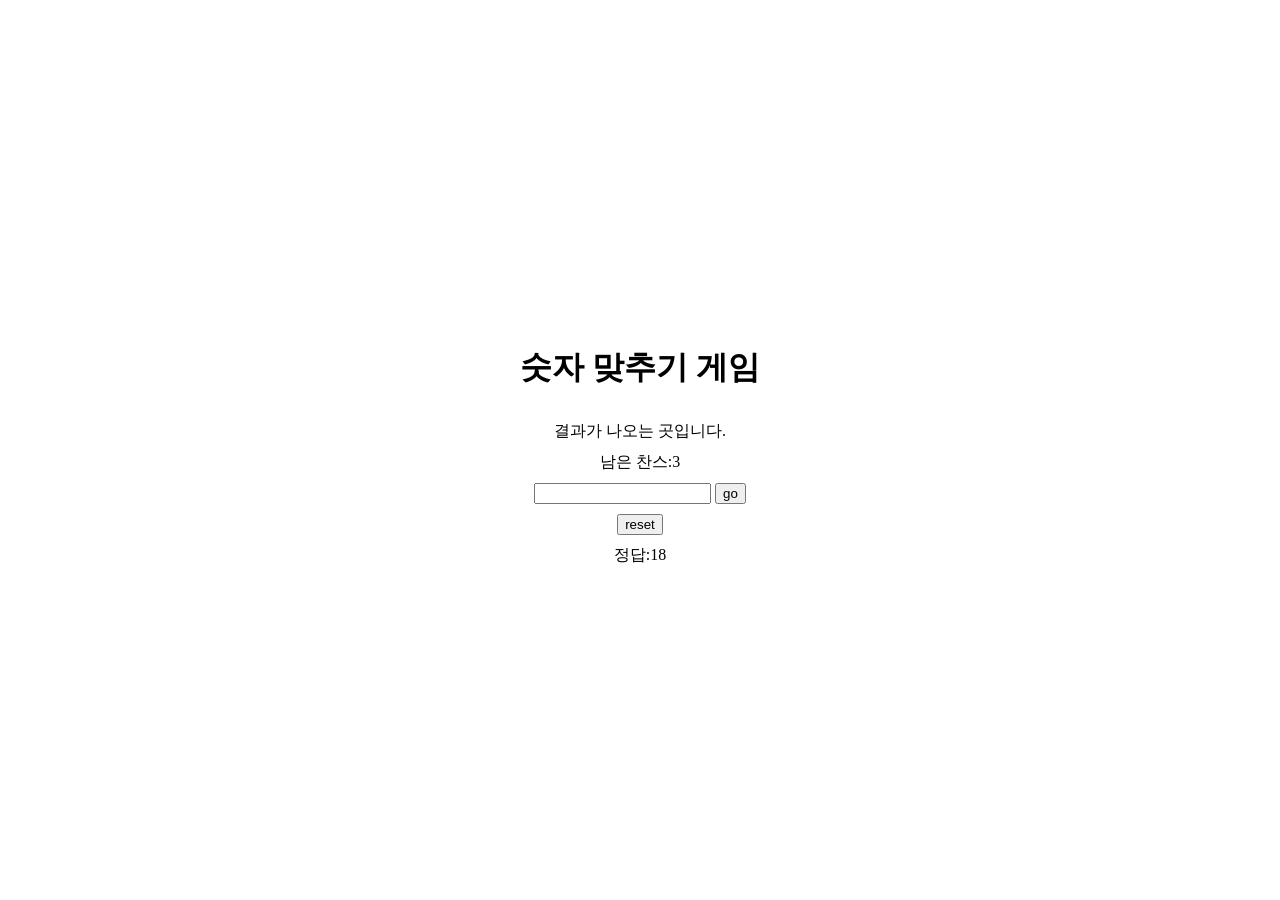
<file: index.html>
<!DOCTYPE html>
<html lang="en">
<head>
    <meta charset="UTF-8">
    <meta name="viewport" content="width=device-width, initial-scale=1.0">
    <title>Document</title>
    <link rel="stylesheet" href="style.css">
</head>
<body>
    <main>
        <h1> 숫자 맞추기 게임 </h1>
        <div id="result-area">결과가 나오는 곳입니다.</div>
        <div id="chance-area"></div>
        <div>
            <input type="number" id="input-area"/>
            <button id="play-button">go</button>
        </div>
        <button id="reset-button">reset</button>
        <div id="correct-area"></div>
        <div id="history-area"></div>
        <script src="main.js"></script>
    </main>
</body>
</html>
</file>
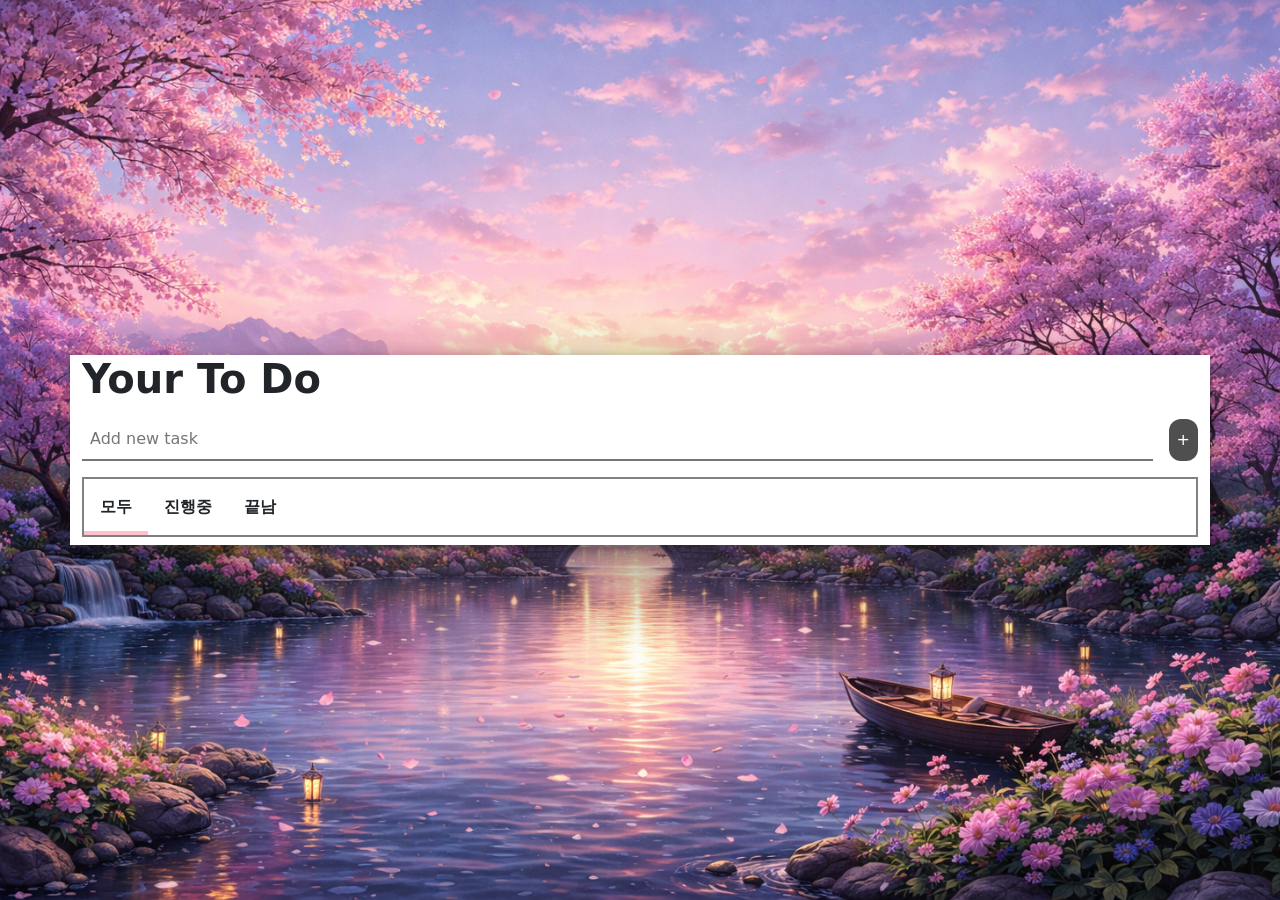
<file: todolist/index.html>
<!DOCTYPE html>
<html lang="en">
<head>
    <meta charset="UTF-8">
    <meta name="viewport" content="width=device-width, initial-scale=1.0">
    <title>Document</title>
    <link href="https://cdn.jsdelivr.net/npm/bootstrap@5.3.8/dist/css/bootstrap.min.css" rel="stylesheet" integrity="sha384-sRIl4kxILFvY47J16cr9ZwB07vP4J8+LH7qKQnuqkuIAvNWLzeN8tE5YBujZqJLB" crossorigin="anonymous">
    <link rel="stylesheet" href="style.css">
    <link rel="stylesheet" href="https://cdnjs.cloudflare.com/ajax/libs/font-awesome/6.0.0-beta3/css/all.min.css">
</head>
<body>
    <div class="container">
        <h1>Your To Do</h1>
        <section class="input-area">
            <input type="text" id="task-input" class="input" placeholder="Add new task">
            <button id="add-button">+</button>
        </section>

        <section class="task-area">
            <div class="task-tabs">
                <div id="under-line"></div>
                <div id="all">
                    모두
                </div>
                <div id="ongoing">
                    진행중
                </div>
                <div id="done">
                    끝남
                </div>
            </div>
            <div id="task-board">
            </div>
        </section>
    </div>


    <script src="https://cdn.jsdelivr.net/npm/bootstrap@5.3.8/dist/js/bootstrap.bundle.min.js" integrity="sha384-FKyoEForCGlyvwx9Hj09JcYn3nv7wiPVlz7YYwJrWVcXK/BmnVDxM+D2scQbITxI" crossorigin="anonymous"></script>
    <script src="main.js"></script>
</body>
</html>
</file>
<file: style.css>
main {
    display: flex;
    flex-direction: column;
    justify-content: center;
    align-items: center;
    width: 100%;
    height: 100vh;
    gap: 10px;
}

body {
    margin: 0px;
}
</file>
<file: todolist/style.css>
body{
    margin:0;
    background-image: url("images/background.png");
    background-repeat: no-repeat;
    background-size: cover;
    display: flex;
    flex-direction: column;
    justify-content: center;
    align-items: center;
    min-height: 100vh;
}

.container {
    background-color: white;
    box-shadow: rgba(0, 0, 0, 0.25) 0px 54px 55px, rgba(0, 0, 0, 0.12) 0px -12px 30px, rgba(0, 0, 0, 0.12) 0px 4px 6px, rgba(0, 0, 0, 0.17) 0px 12px 13px, rgba(0, 0, 0, 0.09) 0px -3px 5px;
}

h1 {
    margin-bottom: 1.0rem;
    font-weight: 800;
}

.input-area{
    margin-bottom: 1.0rem;
    display: flex;
}

.input {
    padding: 0.5rem;
    border-width: 0 0 1px;
    border-bottom-width: 2px;
    flex-grow: 1;
}

.input:focus {
    outline: none;
}

#add-button {
    padding: 0.5rem;
    margin-left: 1rem;
    border-radius: 0.75rem;
    background-color: rgb(79 79 79);
    color: rgb(255 255 255);
    border: 0px;
}

.task-area {
    /* border: 1px solid rgb(129 129 129); */
    /* border-width: 2px; */
    margin-bottom: 0.5rem;
}

.task-tabs {
    display: flex;
    border: 1px solid rgb(129 129 129);
    border-width: 2px;
    position: relative;
    font-weight: 1000;
    margin-bottom: 0.5em;
}

.task-tabs div{
    padding: 1em;
    cursor: pointer;
}

#under-line{
    height: 4px;
    background-color: pink;
    position: absolute;
    width: 64px;
    left: 0px;
    top: 52px;
    padding: 0px;
    transition: 0.5s;
}

.task {
    display:flex;
    justify-content: space-between;
    padding: 1em;
    border: 1px solid rgb(129 129 129);
    border-width: 2px;
    border-radius: 1rem;
    margin-bottom: 0.5em;
    font-weight: 1000;
}

.task-done {
    text-decoration: line-through;
}

.task-button {
    border: none;
    background-color: white;
}

.check {
    color: green;
}

.blue {
    color: blue;
}

.red {
    color:red;
}

.grey{
  background: linear-gradient(
    to right,
    lightgray 0%, lightgray 80%,
    white 80%, white 100%
  );
}
</file>
